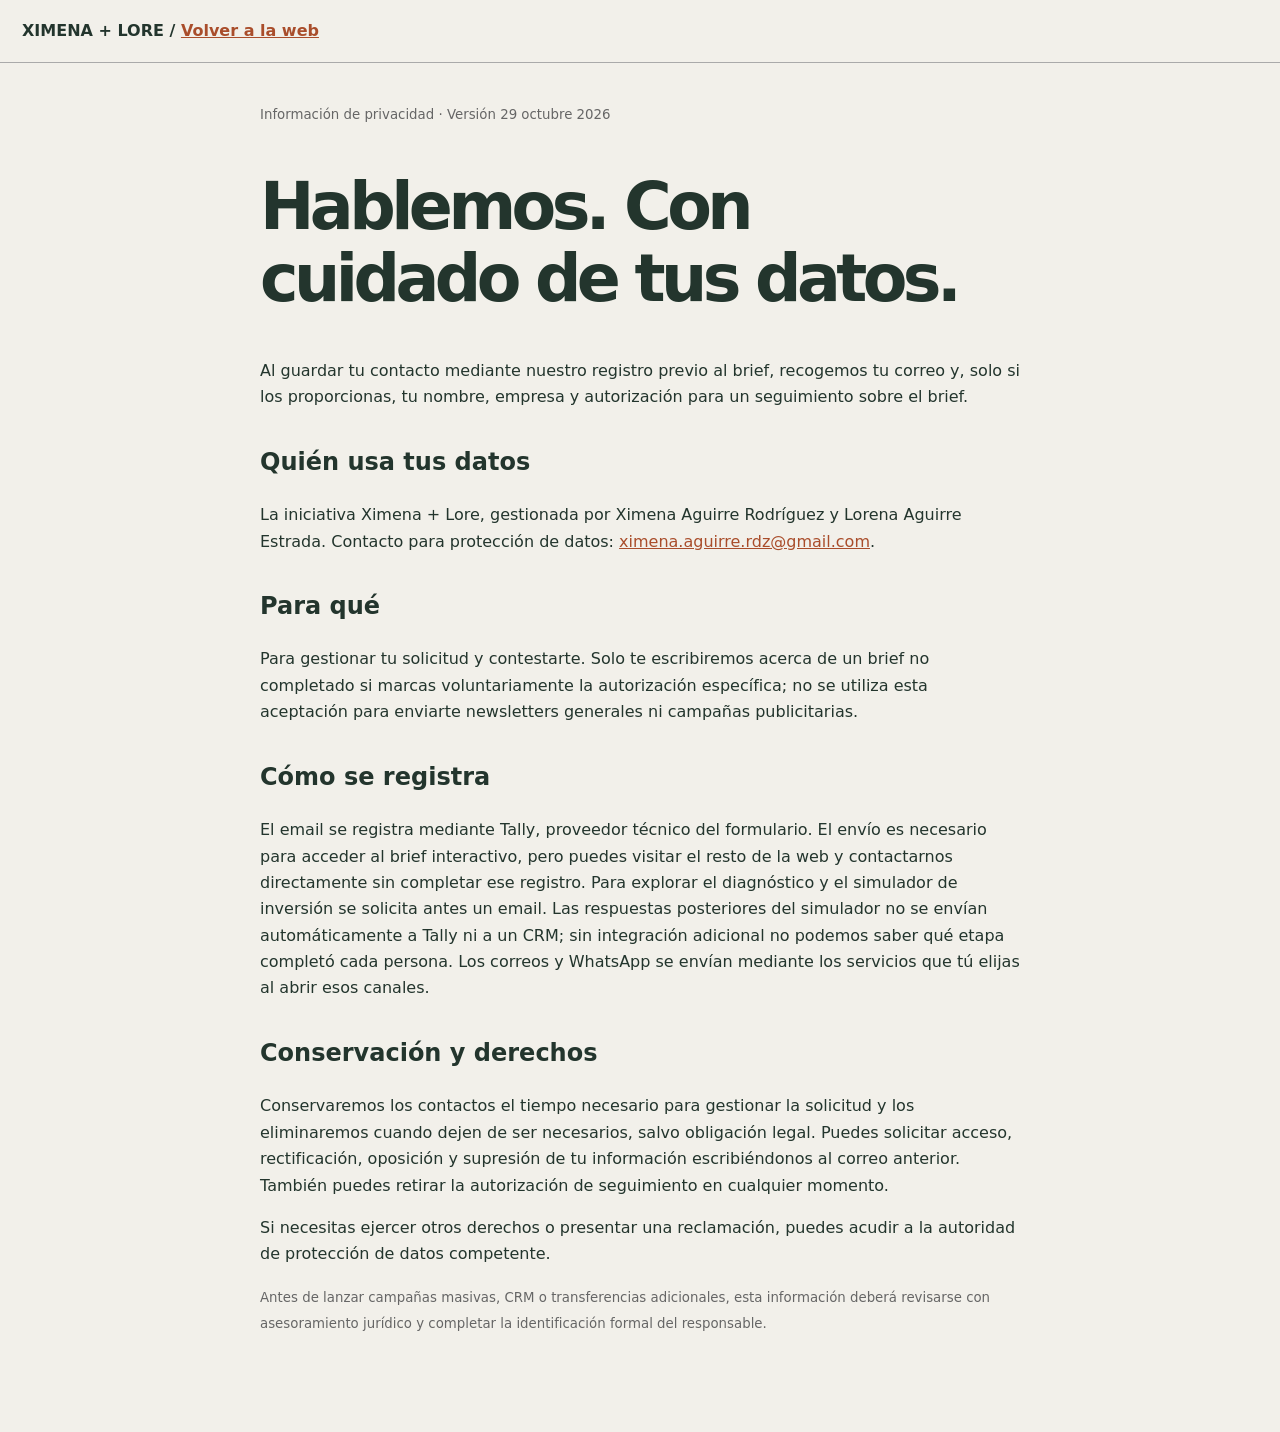
<file: privacidad.html>
<!doctype html><html lang="es"><head><meta charset="utf-8"><meta name="viewport" content="width=device-width,initial-scale=1"><title>Privacidad · Ximena + Lore</title><style>body{margin:0;background:#f2f0ea;color:#23352d;font:16px/1.65 system-ui,Arial,sans-serif}main{max-width:760px;padding:38px 22px 80px;margin:auto}h1{font-size:clamp(36px,7vw,65px);letter-spacing:-.07em;line-height:1.1}h2{margin-top:32px}a{color:#a94d2b}small{color:#666}header{border-bottom:1px solid #aaa;padding:18px 22px;font-weight:700}</style></head><body><header>XIMENA + LORE  /  <a href="/">Volver a la web</a></header><main><small>Información de privacidad · Versión 29 octubre 2026</small><h1>Hablemos. Con cuidado de tus datos.</h1><p>Al guardar tu contacto mediante nuestro registro previo al brief, recogemos tu correo y, solo si los proporcionas, tu nombre, empresa y autorización para un seguimiento sobre el brief.</p><h2>Quién usa tus datos</h2><p>La iniciativa Ximena + Lore, gestionada por Ximena Aguirre Rodríguez y Lorena Aguirre Estrada. Contacto para protección de datos: <a href="mailto:ximena.aguirre.rdz@gmail.com">ximena.aguirre.rdz@gmail.com</a>.</p><h2>Para qué</h2><p>Para gestionar tu solicitud y contestarte. Solo te escribiremos acerca de un brief no completado si marcas voluntariamente la autorización específica; no se utiliza esta aceptación para enviarte newsletters generales ni campañas publicitarias.</p><h2>Cómo se registra</h2><p>El email se registra mediante Tally, proveedor técnico del formulario. El envío es necesario para acceder al brief interactivo, pero puedes visitar el resto de la web y contactarnos directamente sin completar ese registro. Para explorar el diagnóstico y el simulador de inversión se solicita antes un email. Las respuestas posteriores del simulador no se envían automáticamente a Tally ni a un CRM; sin integración adicional no podemos saber qué etapa completó cada persona. Los correos y WhatsApp se envían mediante los servicios que tú elijas al abrir esos canales.</p><h2>Conservación y derechos</h2><p>Conservaremos los contactos el tiempo necesario para gestionar la solicitud y los eliminaremos cuando dejen de ser necesarios, salvo obligación legal. Puedes solicitar acceso, rectificación, oposición y supresión de tu información escribiéndonos al correo anterior. También puedes retirar la autorización de seguimiento en cualquier momento.</p><p>Si necesitas ejercer otros derechos o presentar una reclamación, puedes acudir a la autoridad de protección de datos competente.</p><p><small>Antes de lanzar campañas masivas, CRM o transferencias adicionales, esta información deberá revisarse con asesoramiento jurídico y completar la identificación formal del responsable.</small></p></main></body></html>
</file>
